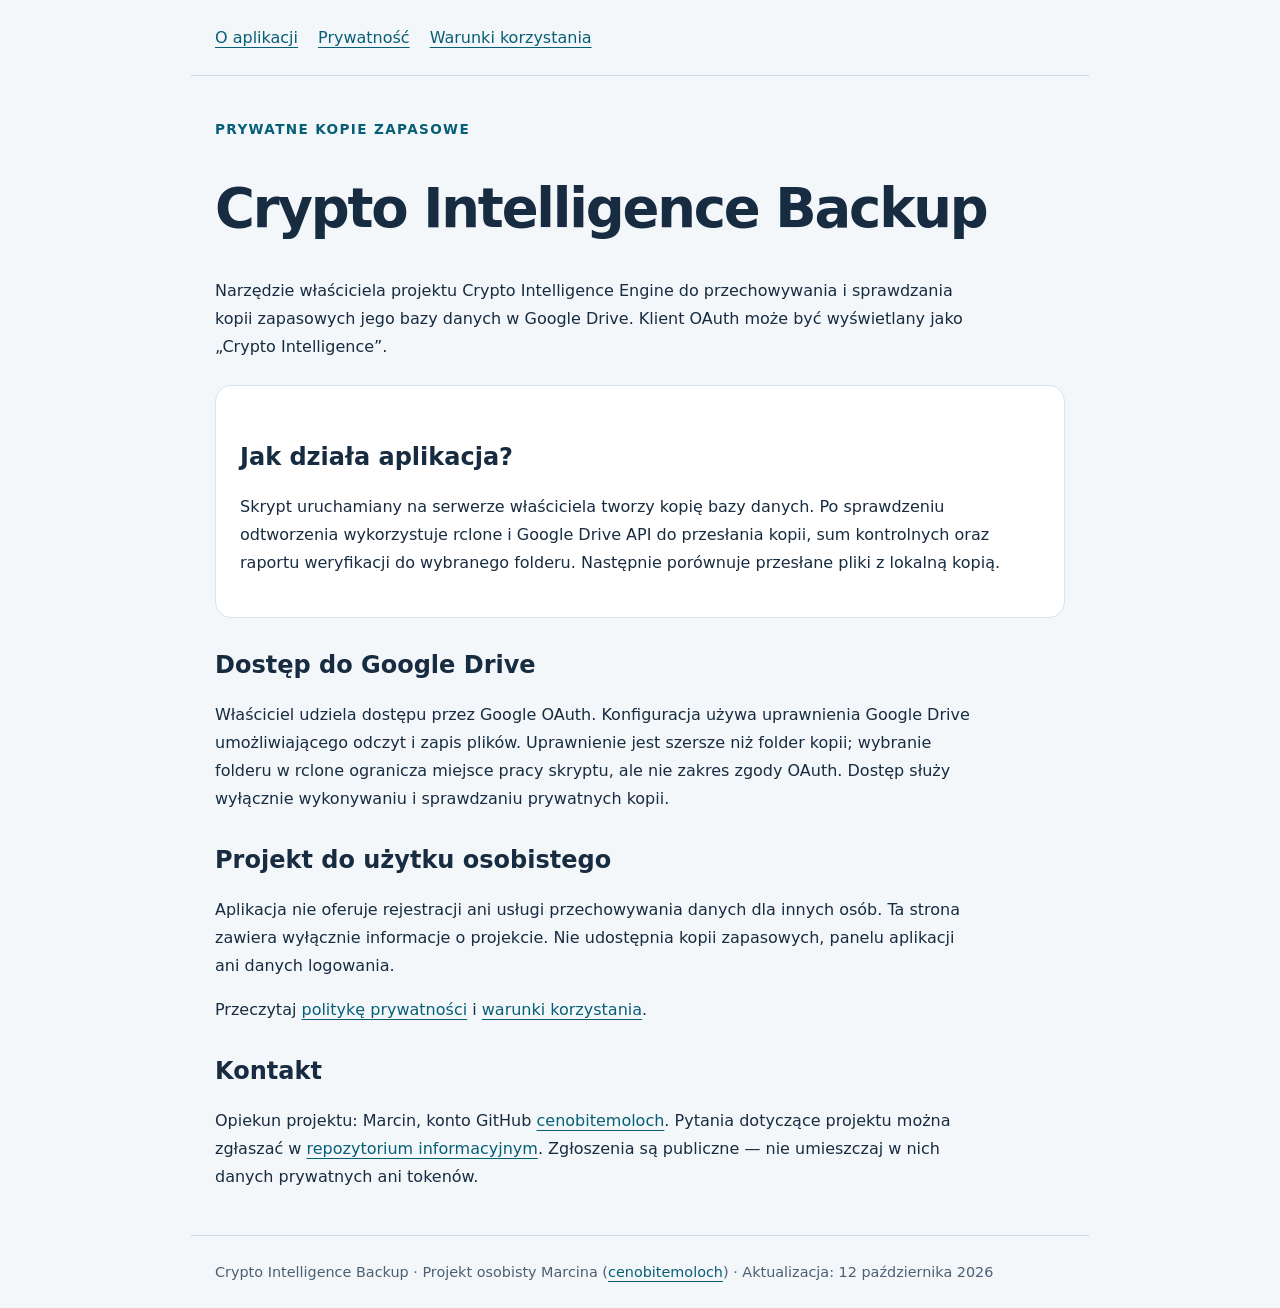
<file: index.html>
<!doctype html><html lang="pl"><head><meta charset="utf-8"><meta name="viewport" content="width=device-width,initial-scale=1"><meta name="description" content="Informacje o prywatnym narzędziu Crypto Intelligence Backup i korzystaniu z Google Drive."><title>O aplikacji | Crypto Intelligence Backup</title><link rel="stylesheet" href="style.css"></head><body><header><nav aria-label="Nawigacja"><a href="index.html">O aplikacji</a><a href="privacy.html">Prywatność</a><a href="terms.html">Warunki korzystania</a></nav></header><main><p class="tag">Prywatne kopie zapasowe</p><h1>Crypto Intelligence Backup</h1><p>Narzędzie właściciela projektu Crypto Intelligence Engine do przechowywania i sprawdzania kopii zapasowych jego bazy danych w Google Drive. Klient OAuth może być wyświetlany jako „Crypto Intelligence”.</p><section class="card"><h2>Jak działa aplikacja?</h2><p>Skrypt uruchamiany na serwerze właściciela tworzy kopię bazy danych. Po sprawdzeniu odtworzenia wykorzystuje rclone i Google Drive API do przesłania kopii, sum kontrolnych oraz raportu weryfikacji do wybranego folderu. Następnie porównuje przesłane pliki z lokalną kopią.</p></section><h2>Dostęp do Google Drive</h2><p>Właściciel udziela dostępu przez Google OAuth. Konfiguracja używa uprawnienia Google Drive umożliwiającego odczyt i zapis plików. Uprawnienie jest szersze niż folder kopii; wybranie folderu w rclone ogranicza miejsce pracy skryptu, ale nie zakres zgody OAuth. Dostęp służy wyłącznie wykonywaniu i sprawdzaniu prywatnych kopii.</p><h2>Projekt do użytku osobistego</h2><p>Aplikacja nie oferuje rejestracji ani usługi przechowywania danych dla innych osób. Ta strona zawiera wyłącznie informacje o projekcie. Nie udostępnia kopii zapasowych, panelu aplikacji ani danych logowania.</p><p>Przeczytaj <a href="privacy.html">politykę prywatności</a> i <a href="terms.html">warunki korzystania</a>.</p><h2>Kontakt</h2><p>Opiekun projektu: Marcin, konto GitHub <a href="https://github.com/cenobitemoloch">cenobitemoloch</a>. Pytania dotyczące projektu można zgłaszać w <a href="https://github.com/cenobitemoloch/crypto-intelligence-backup-info/issues">repozytorium informacyjnym</a>. Zgłoszenia są publiczne — nie umieszczaj w nich danych prywatnych ani tokenów.</p></main><footer>Crypto Intelligence Backup · Projekt osobisty Marcina (<a href="https://github.com/cenobitemoloch">cenobitemoloch</a>) · Aktualizacja: 12 października 2026</footer></body></html>
</file>
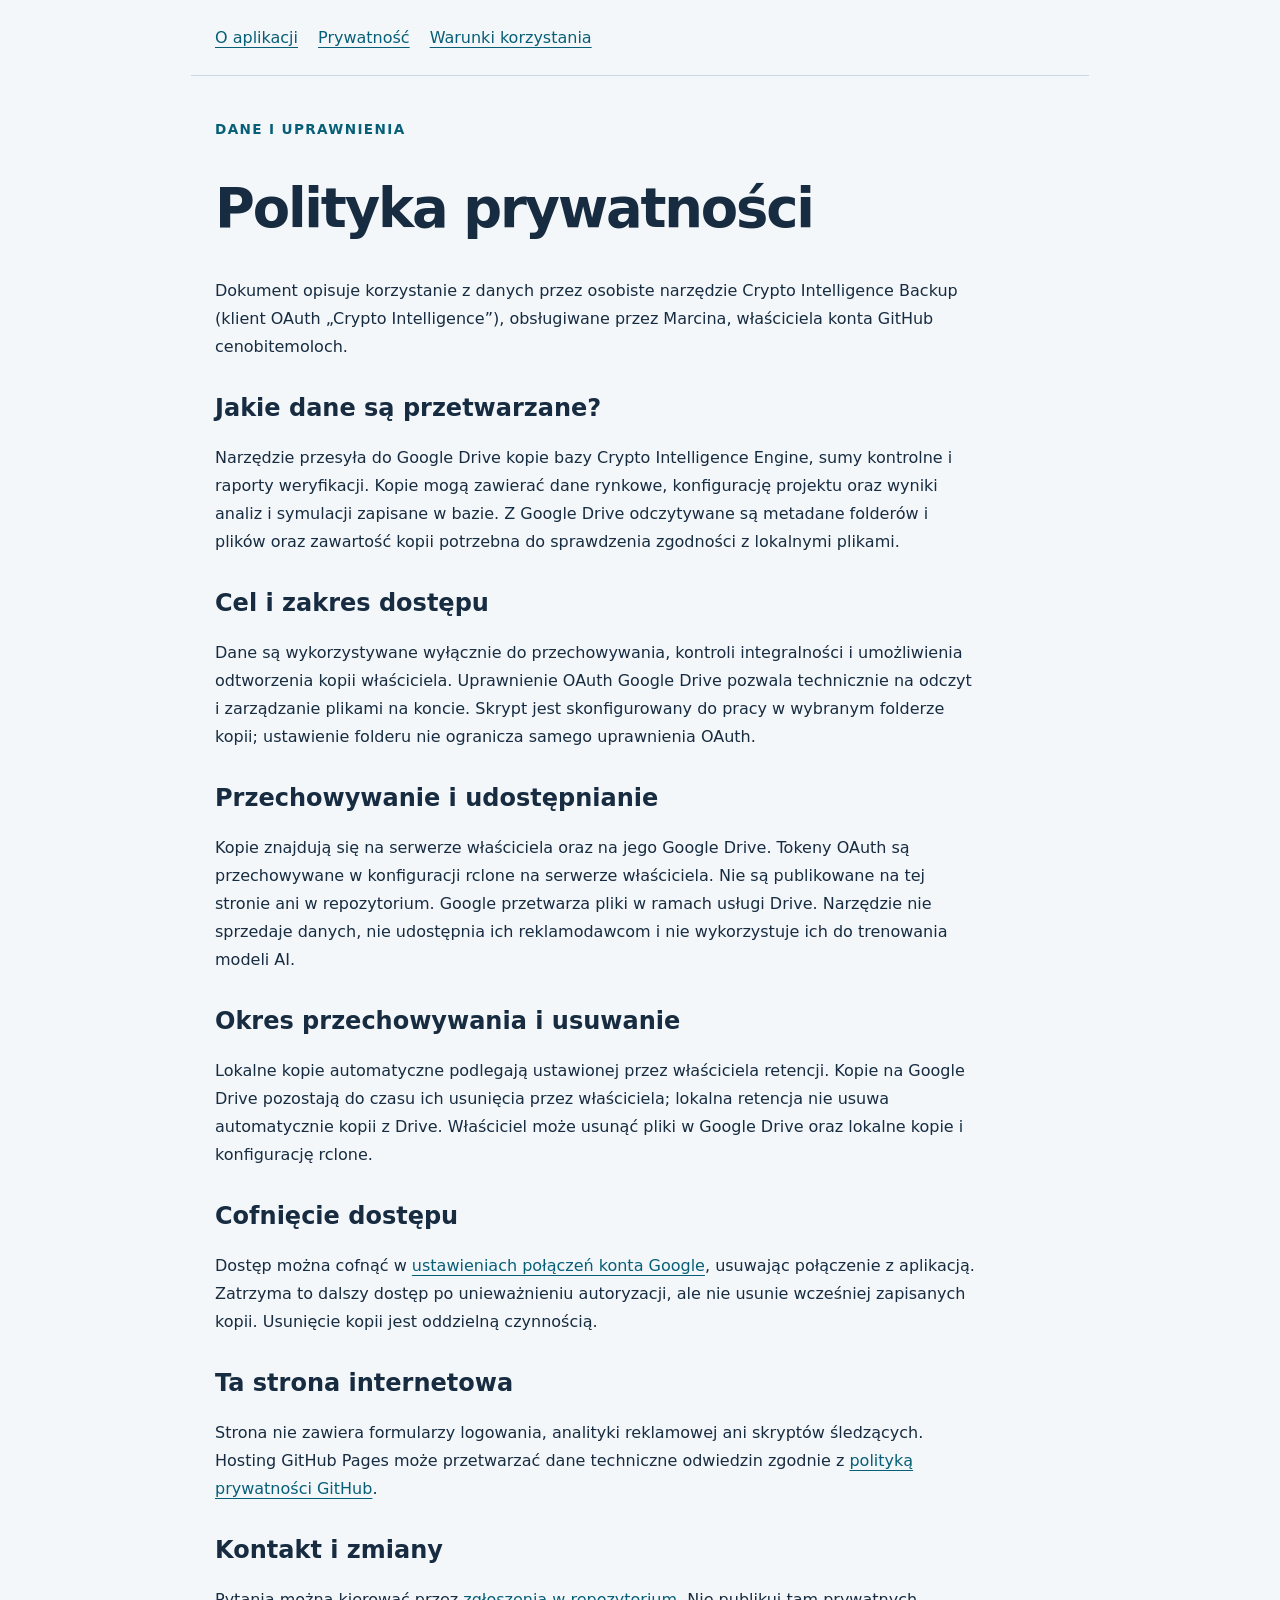
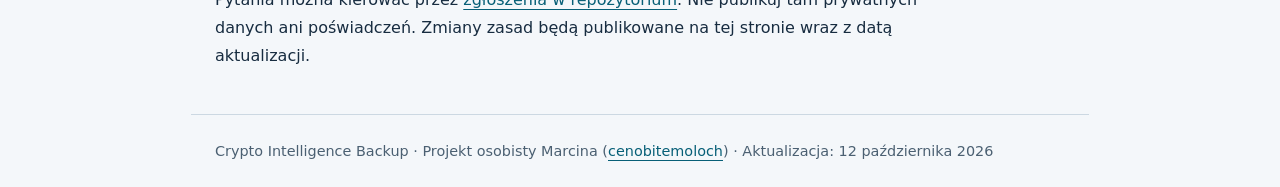
<file: privacy.html>
<!doctype html><html lang="pl"><head><meta charset="utf-8"><meta name="viewport" content="width=device-width,initial-scale=1"><meta name="description" content="Informacje o prywatnym narzędziu Crypto Intelligence Backup i korzystaniu z Google Drive."><title>Polityka prywatności | Crypto Intelligence Backup</title><link rel="stylesheet" href="style.css"></head><body><header><nav aria-label="Nawigacja"><a href="index.html">O aplikacji</a><a href="privacy.html">Prywatność</a><a href="terms.html">Warunki korzystania</a></nav></header><main><p class="tag">Dane i uprawnienia</p><h1>Polityka prywatności</h1><p>Dokument opisuje korzystanie z danych przez osobiste narzędzie Crypto Intelligence Backup (klient OAuth „Crypto Intelligence”), obsługiwane przez Marcina, właściciela konta GitHub cenobitemoloch.</p><h2>Jakie dane są przetwarzane?</h2><p>Narzędzie przesyła do Google Drive kopie bazy Crypto Intelligence Engine, sumy kontrolne i raporty weryfikacji. Kopie mogą zawierać dane rynkowe, konfigurację projektu oraz wyniki analiz i symulacji zapisane w bazie. Z Google Drive odczytywane są metadane folderów i plików oraz zawartość kopii potrzebna do sprawdzenia zgodności z lokalnymi plikami.</p><h2>Cel i zakres dostępu</h2><p>Dane są wykorzystywane wyłącznie do przechowywania, kontroli integralności i umożliwienia odtworzenia kopii właściciela. Uprawnienie OAuth Google Drive pozwala technicznie na odczyt i zarządzanie plikami na koncie. Skrypt jest skonfigurowany do pracy w wybranym folderze kopii; ustawienie folderu nie ogranicza samego uprawnienia OAuth.</p><h2>Przechowywanie i udostępnianie</h2><p>Kopie znajdują się na serwerze właściciela oraz na jego Google Drive. Tokeny OAuth są przechowywane w konfiguracji rclone na serwerze właściciela. Nie są publikowane na tej stronie ani w repozytorium. Google przetwarza pliki w ramach usługi Drive. Narzędzie nie sprzedaje danych, nie udostępnia ich reklamodawcom i nie wykorzystuje ich do trenowania modeli AI.</p><h2>Okres przechowywania i usuwanie</h2><p>Lokalne kopie automatyczne podlegają ustawionej przez właściciela retencji. Kopie na Google Drive pozostają do czasu ich usunięcia przez właściciela; lokalna retencja nie usuwa automatycznie kopii z Drive. Właściciel może usunąć pliki w Google Drive oraz lokalne kopie i konfigurację rclone.</p><h2>Cofnięcie dostępu</h2><p>Dostęp można cofnąć w <a href="https://myaccount.google.com/connections">ustawieniach połączeń konta Google</a>, usuwając połączenie z aplikacją. Zatrzyma to dalszy dostęp po unieważnieniu autoryzacji, ale nie usunie wcześniej zapisanych kopii. Usunięcie kopii jest oddzielną czynnością.</p><h2>Ta strona internetowa</h2><p>Strona nie zawiera formularzy logowania, analityki reklamowej ani skryptów śledzących. Hosting GitHub Pages może przetwarzać dane techniczne odwiedzin zgodnie z <a href="https://docs.github.com/en/site-policy/privacy-policies/github-general-privacy-statement">polityką prywatności GitHub</a>.</p><h2>Kontakt i zmiany</h2><p>Pytania można kierować przez <a href="https://github.com/cenobitemoloch/crypto-intelligence-backup-info/issues">zgłoszenia w repozytorium</a>. Nie publikuj tam prywatnych danych ani poświadczeń. Zmiany zasad będą publikowane na tej stronie wraz z datą aktualizacji.</p></main><footer>Crypto Intelligence Backup · Projekt osobisty Marcina (<a href="https://github.com/cenobitemoloch">cenobitemoloch</a>) · Aktualizacja: 12 października 2026</footer></body></html>
</file>
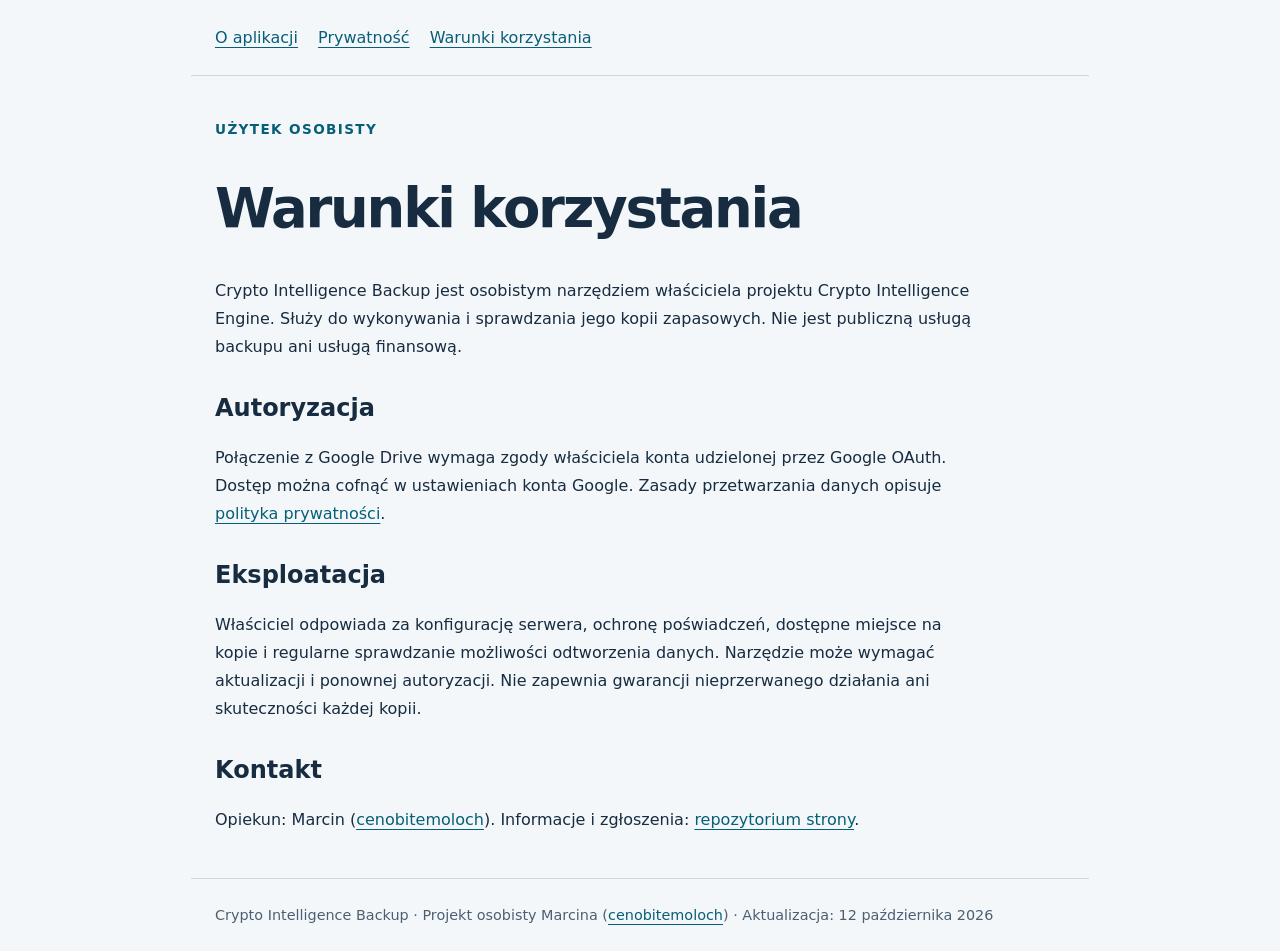
<file: terms.html>
<!doctype html><html lang="pl"><head><meta charset="utf-8"><meta name="viewport" content="width=device-width,initial-scale=1"><meta name="description" content="Informacje o prywatnym narzędziu Crypto Intelligence Backup i korzystaniu z Google Drive."><title>Warunki korzystania | Crypto Intelligence Backup</title><link rel="stylesheet" href="style.css"></head><body><header><nav aria-label="Nawigacja"><a href="index.html">O aplikacji</a><a href="privacy.html">Prywatność</a><a href="terms.html">Warunki korzystania</a></nav></header><main><p class="tag">Użytek osobisty</p><h1>Warunki korzystania</h1><p>Crypto Intelligence Backup jest osobistym narzędziem właściciela projektu Crypto Intelligence Engine. Służy do wykonywania i sprawdzania jego kopii zapasowych. Nie jest publiczną usługą backupu ani usługą finansową.</p><h2>Autoryzacja</h2><p>Połączenie z Google Drive wymaga zgody właściciela konta udzielonej przez Google OAuth. Dostęp można cofnąć w ustawieniach konta Google. Zasady przetwarzania danych opisuje <a href="privacy.html">polityka prywatności</a>.</p><h2>Eksploatacja</h2><p>Właściciel odpowiada za konfigurację serwera, ochronę poświadczeń, dostępne miejsce na kopie i regularne sprawdzanie możliwości odtworzenia danych. Narzędzie może wymagać aktualizacji i ponownej autoryzacji. Nie zapewnia gwarancji nieprzerwanego działania ani skuteczności każdej kopii.</p><h2>Kontakt</h2><p>Opiekun: Marcin (<a href="https://github.com/cenobitemoloch">cenobitemoloch</a>). Informacje i zgłoszenia: <a href="https://github.com/cenobitemoloch/crypto-intelligence-backup-info">repozytorium strony</a>.</p></main><footer>Crypto Intelligence Backup · Projekt osobisty Marcina (<a href="https://github.com/cenobitemoloch">cenobitemoloch</a>) · Aktualizacja: 12 października 2026</footer></body></html>
</file>
<file: style.css>
:root{color-scheme:light;font-family:system-ui,sans-serif;color:#172c40;background:#f4f7fa}body{margin:0}header,main,footer{max-width:850px;margin:auto;padding:28px 24px}header{border-bottom:1px solid #ccd8e2}nav{display:flex;flex-wrap:wrap;gap:20px}a{color:#075f77;text-underline-offset:4px}a:focus-visible{outline:3px solid #087e99;outline-offset:5px}main{line-height:1.75;min-height:55vh}h1{font-size:clamp(2rem,6vw,3.4rem);line-height:1.15;letter-spacing:-.04em}h2{margin-top:2rem;line-height:1.3}p{max-width:75ch}.tag{color:#075f77;font-weight:700;font-size:.85rem;letter-spacing:.1em;text-transform:uppercase}.card{background:white;padding:24px;border:1px solid #dae3eb;border-radius:16px;margin:24px 0}footer{font-size:.9rem;border-top:1px solid #ccd8e2;color:#4b6072}
</file>
